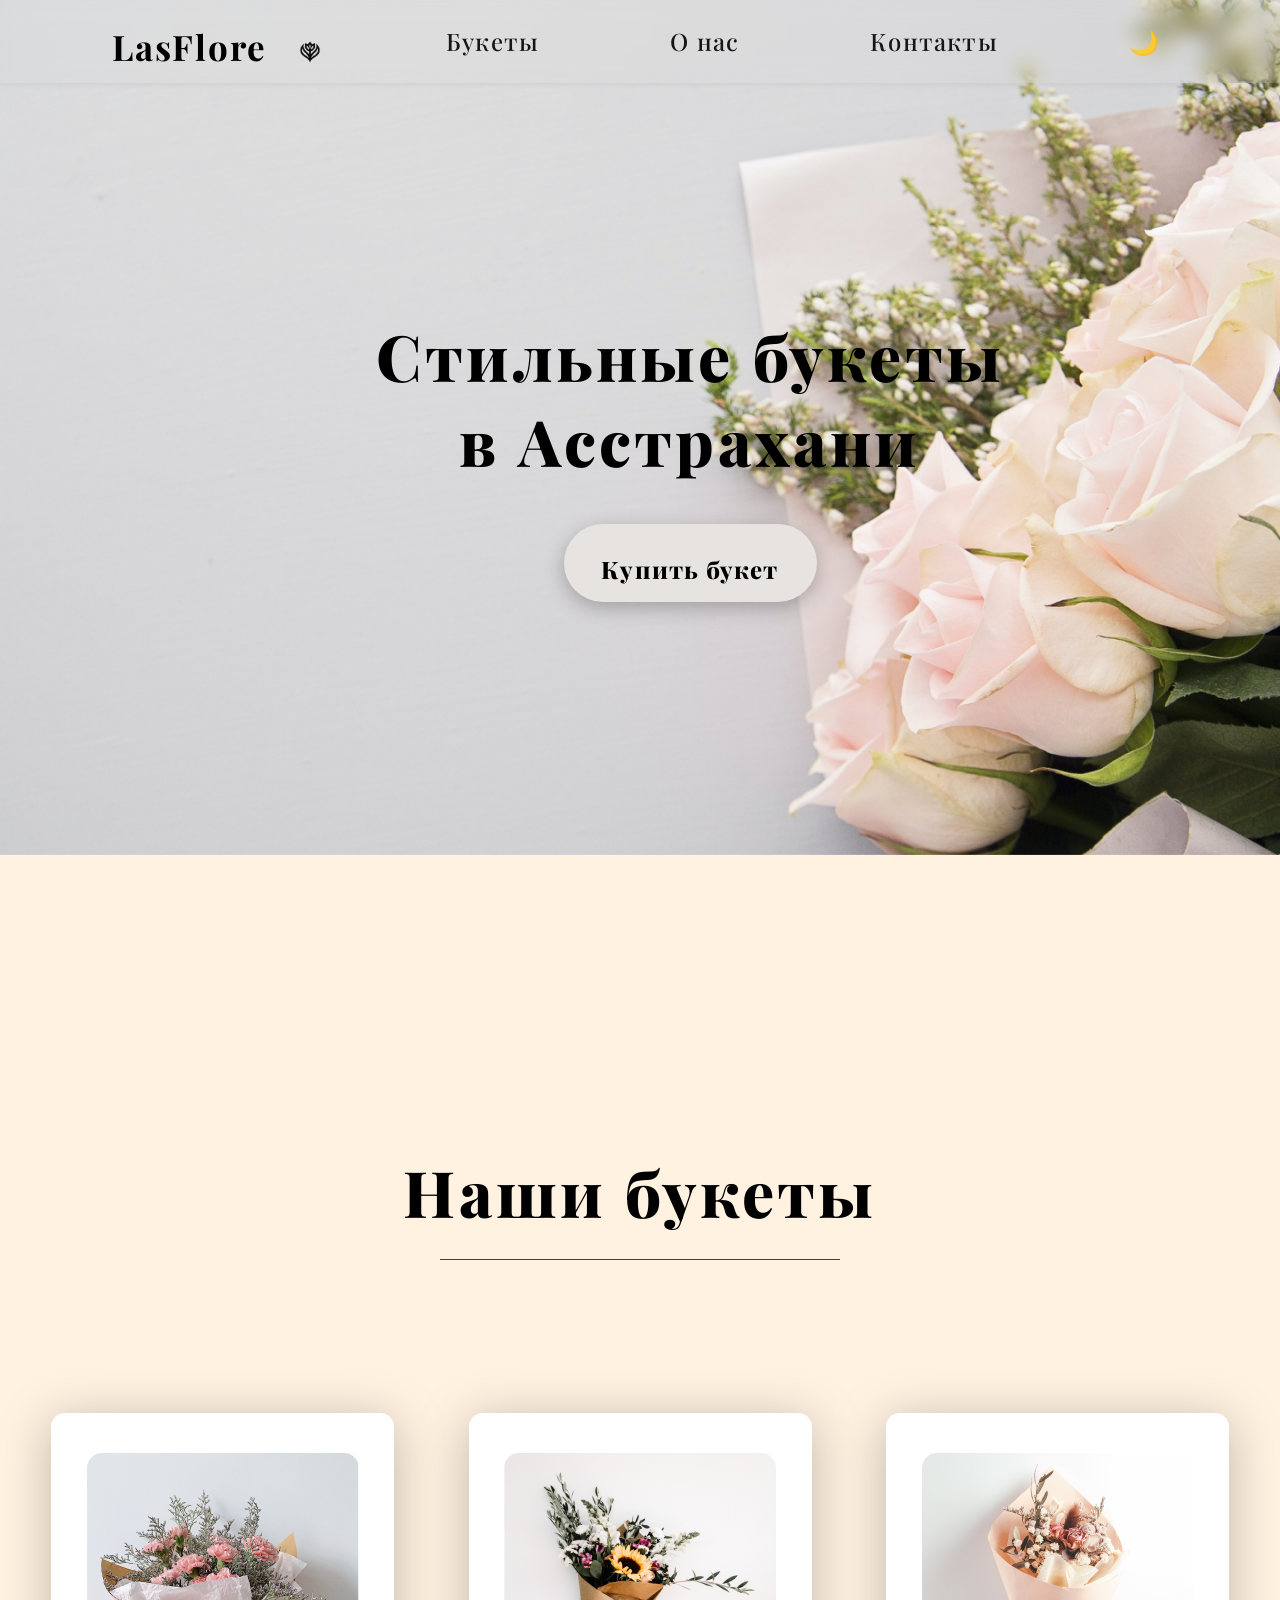
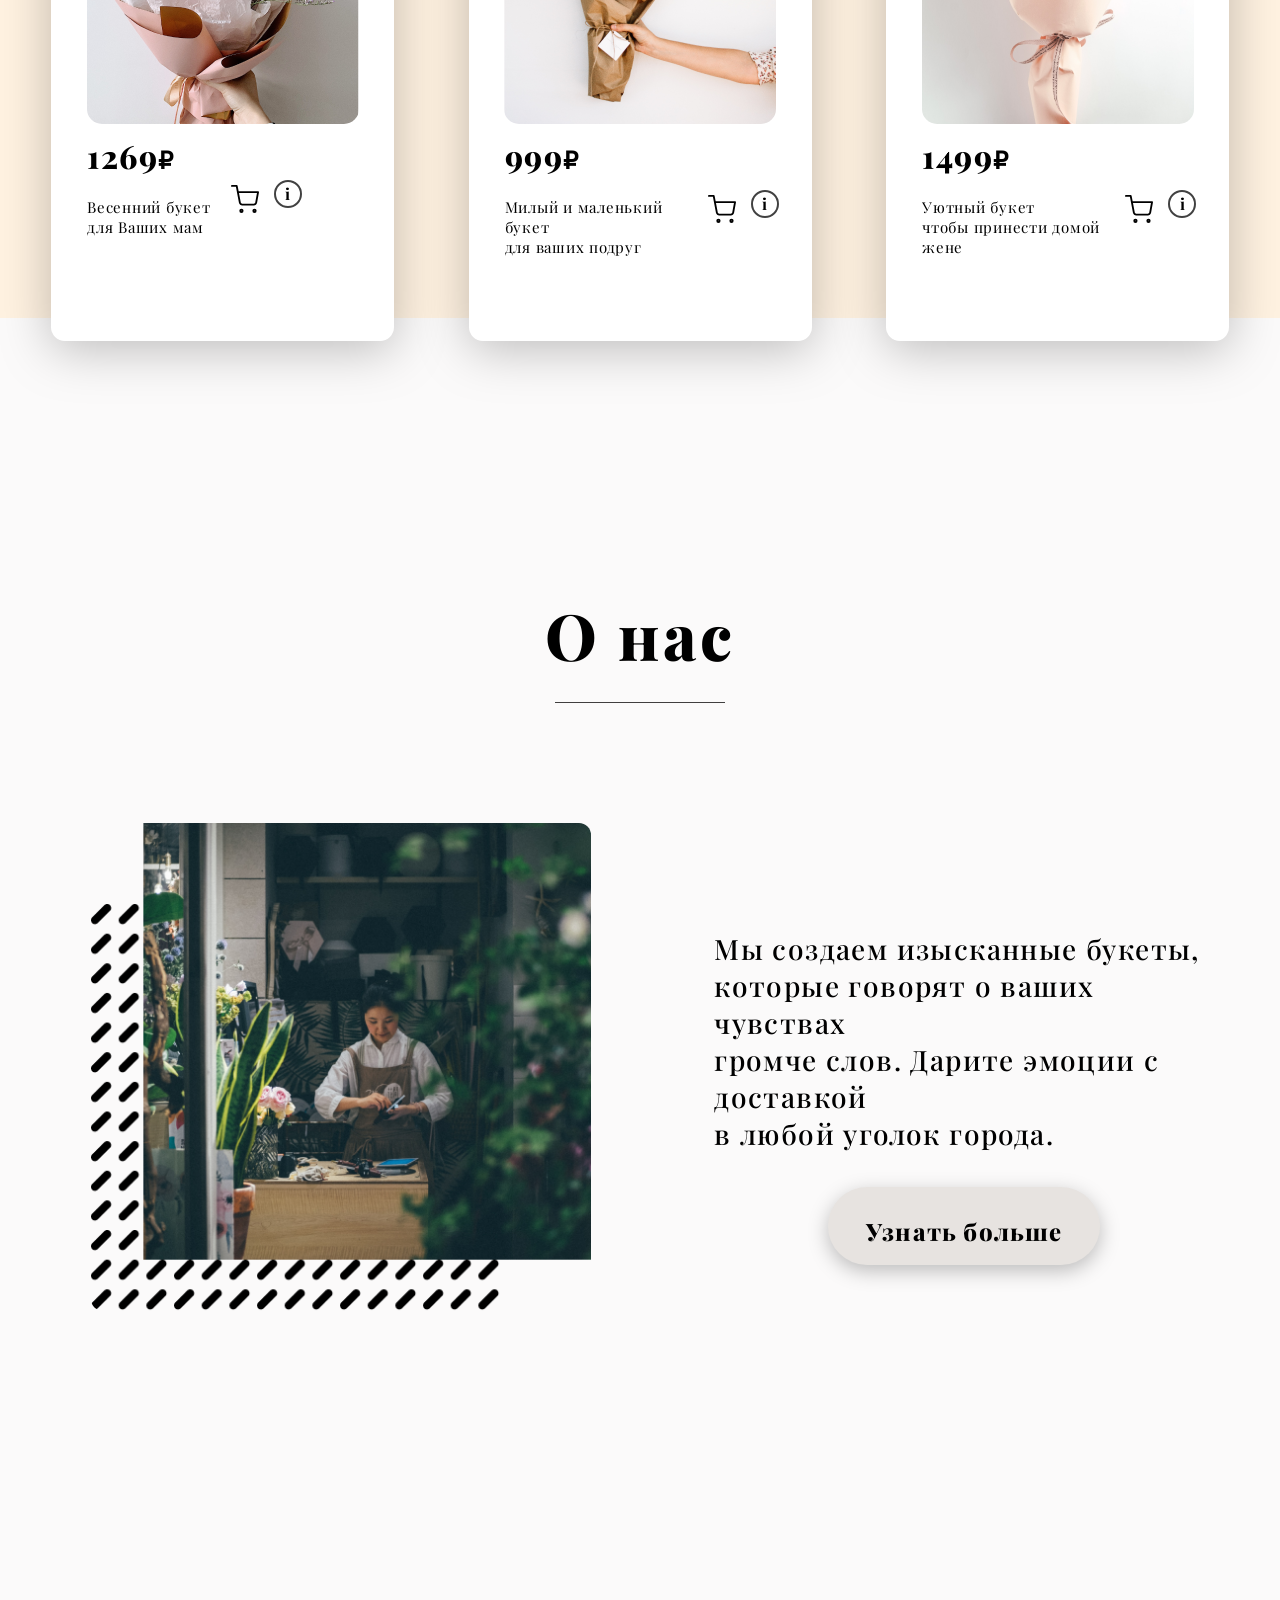
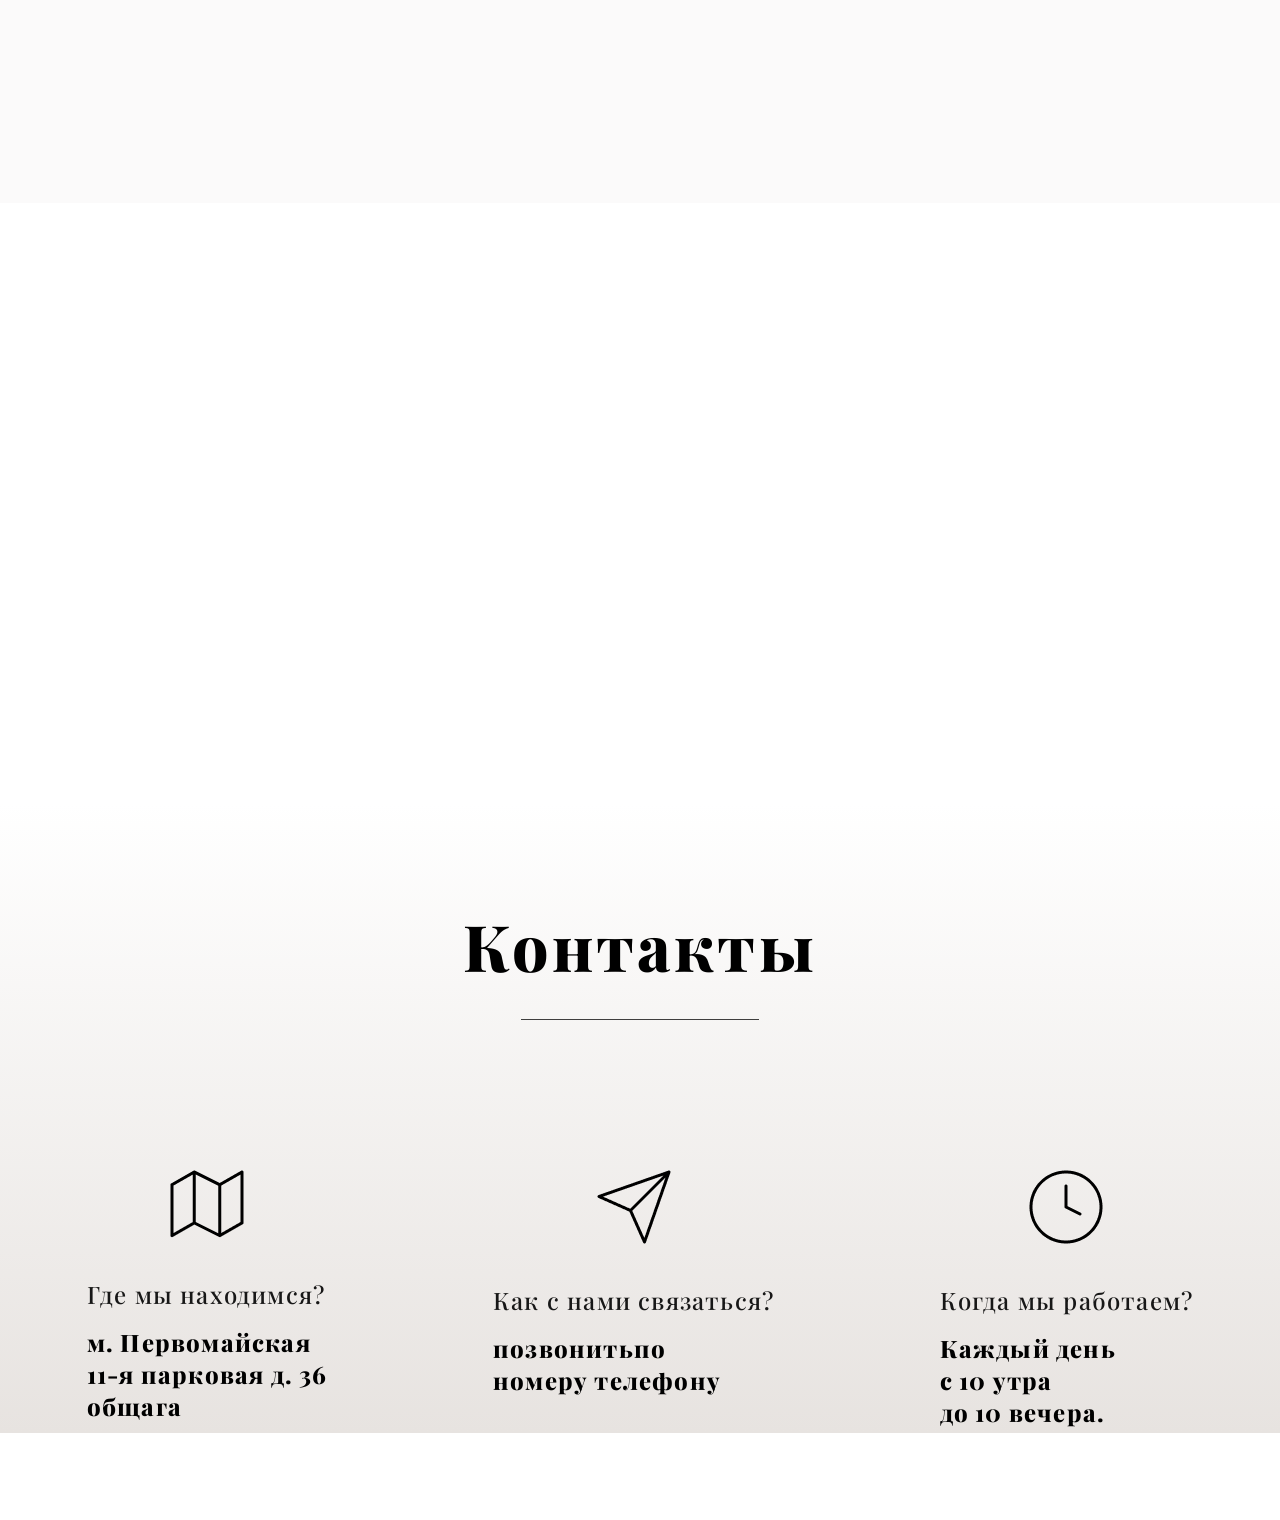
<file: index.html>
<!DOCTYPE html>
<html lang="ru">
<head>
    <meta charset="UTF-8">
    <meta http-equiv="X-UA-Compatible" content="IE=edge">
    <meta name="viewport" content="width=device-width, initial-scale=1.0">
    <link href="https://cdn.jsdelivr.net/npm/bootstrap@5.1.3/dist/css/bootstrap.min.css" rel="stylesheet" integrity="sha384-1BmE4kWBq78iYhFldvKuhfTAU6auU8tT94WrHftjDbrCEXSU1oBoqyl2QvZ6jIW3" crossorigin="anonymous">
    <script src="https://cdn.jsdelivr.net/npm/@popperjs/core@2.10.2/dist/umd/popper.min.js" integrity="sha384-7+zCNj/IqJ95wo16oMtfsKbZ9ccEh31eOz1HGyDuCQ6wgnyJNSYdrPa03rtR1zdB" crossorigin="anonymous"></script>
    <script src="https://cdn.jsdelivr.net/npm/bootstrap@5.1.3/dist/js/bootstrap.min.js" integrity="sha384-QJHtvGhmr9XOIpI6YVutG+2QOK9T+ZnN4kzFN1RtK3zEFEIsxhlmWl5/YESvpZ13" crossorigin="anonymous"></script>
    <script src="https://code.jquery.com/jquery-3.6.0.js"></script>
    <link rel="preconnect" href="https://fonts.googleapis.com">
    <link rel="preconnect" href="https://fonts.gstatic.com" crossorigin>
    <link href="https://fonts.googleapis.com/css2?family=Playfair+Display:wght@400;500;600;700;800;900&display=swap" rel="stylesheet">
    <link href="https://unpkg.com/aos@2.3.1/dist/aos.css" rel="stylesheet">
    <script src="https://unpkg.com/aos@2.3.1/dist/aos.js"></script>
    <link rel="stylesheet" href="style.css">
    <title>LasFlore</title>
</head>
<body>
    <div class="hero">
          <nav class="navbar navbar-expand-lg navbar-light bg-light" id="navbar-id">
            <div class="container-fluid">
              <a class="navbar-brand" href="#">LasFlore &nbsp; <img src="img/logo.png" alt=""></a>
              <button class="navbar-toggler custom-toggler" type="button" data-bs-toggle="collapse" data-bs-target="#navbarNav" aria-controls="navbarNav" aria-expanded="false" aria-label="Toggle navigation">
                <span class="navbar-toggler-icon"></span>
              </button>
              <div class="collapse navbar-collapse" id="navbarNav">
                <ul class="navbar-nav ms-auto">
                    <li class="nav-item">
                        <a class="nav-link bouqets-link" aria-current="page" href="#our-anchor">Букеты</a>
                        <div class="nav-line line-one"></div>
                    </li>
                    <li class="nav-item">
                        <a class="nav-link" href="#about-anchor">О нас</a>
                        <div class="nav-line line-two"></div>
                    </li>
                    <li class="nav-item">
                        <a class="nav-link" href="#contacts-anchor">Контакты</a>
                        <div class="nav-line line-three"></div>
                    </li>
                    <li class="nav-item">
                        <button class="nav-link theme-toggle" id="themeToggle">
                            <span class="theme-icon">🌙</span>
                        </button>
                        <div class="nav-line line-theme"></div>
                    </li>
                </ul>
              </div>
            </div>
          </nav>

          <p class="main-text">Стильные букеты<br>в Асcтрахани</p>
          <button class="buy-btn">Купить букет</button>
    </div>

    <section class="bouquets" id="our-anchor">
        <h2 class="visually-hidden">Наши букеты</h2>
        <p class="our-text">Наши букеты</p>
        <div class="our-line mx-auto"></div>

        <div class="bouqets mx-auto">
            <div class="first-bouqet" data-aos="zoom-in" data-aos-duration="1000" data-bouquet-id="1">
                <img class="mx-auto d-block" src="img/first-bouqet.png" alt="Весенний букет">
                <div class="first-main-bouqet">
                    <div class="first-bouqet-info">
                        <p class="first-bouqet-price">
                            1269<span class="price">₽</span>
                        </p>
                        <p class="first-bouqet-desc">
                            Весенний букет <br> 
                            для Ваших мам
                        </p>
                    </div>
                    <div class="bouquet-actions">
                        <img class="cart" src="img/cart.svg" alt="Добавить в корзину">
                        <button class="info-btn" data-bs-toggle="modal" data-bs-target="#bouquetModal" data-bouquet="1">i</button>
                    </div>
                </div>
            </div>

            <div class="second-bouqet" data-aos="zoom-in" data-aos-duration="1000" data-bouquet-id="2">
                <img src="img/second-bouqet.png" alt="Милый букет" class="mx-auto d-block">
                <div class="second-main-bouqet">
                    <div class="second-bouqet-info">
                        <p class="second-bouqet-price">
                            999<span class="price">₽</span>
                        </p>
                        <p class="second-bouqet-desc">
                            Милый и маленький букет <br> 
                            для ваших подруг
                        </p>
                    </div>
                    <div class="bouquet-actions">
                        <img src="img/cart.svg" alt="Добавить в корзину" class="cart">
                        <button class="info-btn" data-bs-toggle="modal" data-bs-target="#bouquetModal" data-bouquet="2">i</button>
                    </div>
                </div>
            </div>

            <div class="third-bouqet" data-aos="zoom-in" data-aos-duration="1000" data-bouquet-id="3">
                <img src="img/third-bouqet.png" alt="Уютный букет" class="mx-auto d-block">
                <div class="third-main-bouqet">
                    <div class="third-bouqet-info">
                        <p class="third-bouqet-price">
                            1499<span class="price">₽</span>
                        </p>
                        <p class="third-bouqet-desc">
                            Уютный букет <br> 
                            чтобы принести домой жене
                        </p>
                    </div>
                    <div class="bouquet-actions">
                        <img src="img/cart.svg" alt="Добавить в корзину" class="cart">
                        <button class="info-btn" data-bs-toggle="modal" data-bs-target="#bouquetModal" data-bouquet="3">i</button>
                    </div>
                </div>
            </div>
        </div>
    </section>

    <section class="about" id="about-anchor">
        <h2 class="visually-hidden">О нас</h2>
        <p class="about-main-text">О нас</p>
        <div class="about-line mx-auto"></div>

        <div class="about-main" data-aos="fade-up" data-aos-duration="1000">
            <div class="about-img-class">
                <img src="img/about.png" alt="О нас" class="about-img">
            </div>
            <div class="about-info">
                <p class="about-text">
                    Мы создаем изысканные букеты, <br>
                     которые говорят о ваших чувствах <br>
                      громче слов. Дарите эмоции с доставкой <br>
                       в любой уголок города.
                </p>
                <button class="more-btn d-block mx-auto" data-bs-toggle="modal" data-bs-target="#moreModal">Узнать больше</button>
            </div>
        </div>
    </section>

    <footer class="contacts" id="contacts-anchor">
        <h2 class="visually-hidden">Контакты</h2>
        <div class="contacts-main-text">
            <div class="point-wrapper"><span class="point"></span></div>
            <p>Контакты</p>
            <div class="point-wrapper"><span class="point"></span></div>
        </div>
        <div class="contacts-line mx-auto"></div>

        <div class="contacts-main">
            <div class="first-contact">
                <img class="d-block mx-auto" src="img/first-contact.png" alt="Местоположение">
                <p class="first-contact-text">Где мы находимся?</p>
                <p class="first-contact-info">
                    м. Первомайская<br>
                    11-я парковая д. 36<br>
                    общага
                </p>
            </div>

            <div class="second-contact">
                <img src="img/second-contact.png" alt="Контакты" class="d-block mx-auto">
                <p class="second-contact-text">Как с нами связаться?</p>
                <p class="second-contact-info">
                    позвонитьпо<br>
                    номеру телефону
                </p>
            </div>

            <div class="third-contact">
                <img src="img/third-contact.png" alt="Время работы" class="d-block mx-auto">
                <p class="third-contact-text">Когда мы работаем?</p>
                <p class="third-contact-info">
                    Каждый день <br>
                    с 10 утра <br>
                    до 10 вечера.
                </p>
            </div>
        </div>
    </footer>

    <!-- Модальное окно для подробной информации о букете -->
    <div class="modal fade" id="bouquetModal" tabindex="-1" aria-labelledby="bouquetModalLabel" aria-hidden="true">
        <div class="modal-dialog modal-lg modal-dialog-centered">
            <div class="modal-content">
                <div class="modal-header">
                    <h5 class="modal-title" id="bouquetModalLabel">Подробности букета</h5>
                    <button type="button" class="btn-close" data-bs-dismiss="modal" aria-label="Close"></button>
                </div>
                <div class="modal-body">
                    <div class="row">
                        <div class="col-md-6">
                            <img id="bouquetModalImage" src="img/first-bouqet.png" alt="Букет" class="img-fluid bouquet-modal-image">
                        </div>
                        <div class="col-md-6">
                            <h3 id="bouquetModalTitle" class="bouquet-title">Весенний букет</h3>
                            <p id="bouquetModalPrice" class="bouquet-price">1269₽</p>
                            <div class="bouquet-details">
                                <h5>Состав букета:</h5>
                                <ul id="bouquetModalComposition" class="bouquet-composition">
                                    <li>Тюльпаны</li>
                                    <li>Нарциссы</li>
                                    <li>Гипсофила</li>
                                </ul>
                            </div>
                            <div class="bouquet-description">
                                <h5>Описание:</h5>
                                <p id="bouquetModalDescription">Свежий весенний букет, который подарит радость и тепло вашим близким.</p>
                            </div>
                            <div class="bouquet-features">
                                <h5>Особенности:</h5>
                                <ul id="bouquetModalFeatures" class="bouquet-features-list">
                                    <li>Сезонные цветы</li>
                                    <li>Яркие цвета</li>
                                </ul>
                            </div>
                            <div class="bouquet-care">
                                <h5>Уход за букетом:</h5>
                                <p id="bouquetModalCare">Меняйте воду каждые 2 дня и подрезайте стебли.</p>
                            </div>
                        </div>
                    </div>
                </div>
                <div class="modal-footer">
                    <button type="button" class="btn btn-secondary" data-bs-dismiss="modal">Закрыть</button>
                    <button type="button" class="btn btn-primary add-to-cart-modal">Добавить в корзину</button>
                </div>
            </div>
        </div>
    </div>

    <!-- Модальное окно "Узнать больше" -->
    <div class="modal fade" id="moreModal" tabindex="-1" aria-labelledby="moreModalLabel" aria-hidden="true">
        <div class="modal-dialog modal-dialog-centered">
            <div class="modal-content">
                <div class="modal-header">
                    <h5 class="modal-title" id="moreModalLabel">Свяжитесь с нами</h5>
                    <button type="button" class="btn-close" data-bs-dismiss="modal" aria-label="Close"></button>
                </div>
                <div class="modal-body">
                    <p>LasFlore - это современная флористическая мастерская, где каждый букет создается 
                        с любовью и вниманием к деталям. Мы используем только свежие цветы от проверенных
                         поставщиков и создаем уникальные композиции для ваших особенных моментов.</p>
                    
                    <form id="contactForm">
                        <div class="mb-3">
                            <label for="email" class="form-label">Email</label>
                            <input type="email" class="form-control" id="email" placeholder="ваш@email.com">
                            <div class="error-message" id="emailError"></div>
                        </div>
                        <div class="mb-3">
                            <label for="phone" class="form-label">Телефон</label>
                            <input type="tel" class="form-control" id="phone" placeholder="+7 (000) 000-00-00">
                            <div class="error-message" id="phoneError"></div>
                        </div>
                        <div class="mb-3">
                            <label for="selection" class="form-label">Тип букета</label>
                            <select class="form-select" id="selection">
                            <option value="" selected disabled>Выберите вариант</option>
                            <option value="1">Романтический</option>
                            <option value="2">Праздничный</option>
                            <option value="3">Траурный</option>
                            <option value="4">Бизнес-букет</option>
                            </select>
                            <div class="error-message" id="selectionError"></div>
                        </div>
                    </form>
                </div>
                <div class="modal-footer">
                    <button type="button" class="btn btn-secondary" data-bs-dismiss="modal">Закрыть</button>
                    <button type="button" class="btn btn-primary" id="submitForm">Отправить</button>
                </div>
            </div>
        </div>
    </div>

    <script>
        AOS.init();
    </script>
    <script src="core.js"></script>
</body>
</html>
</file>
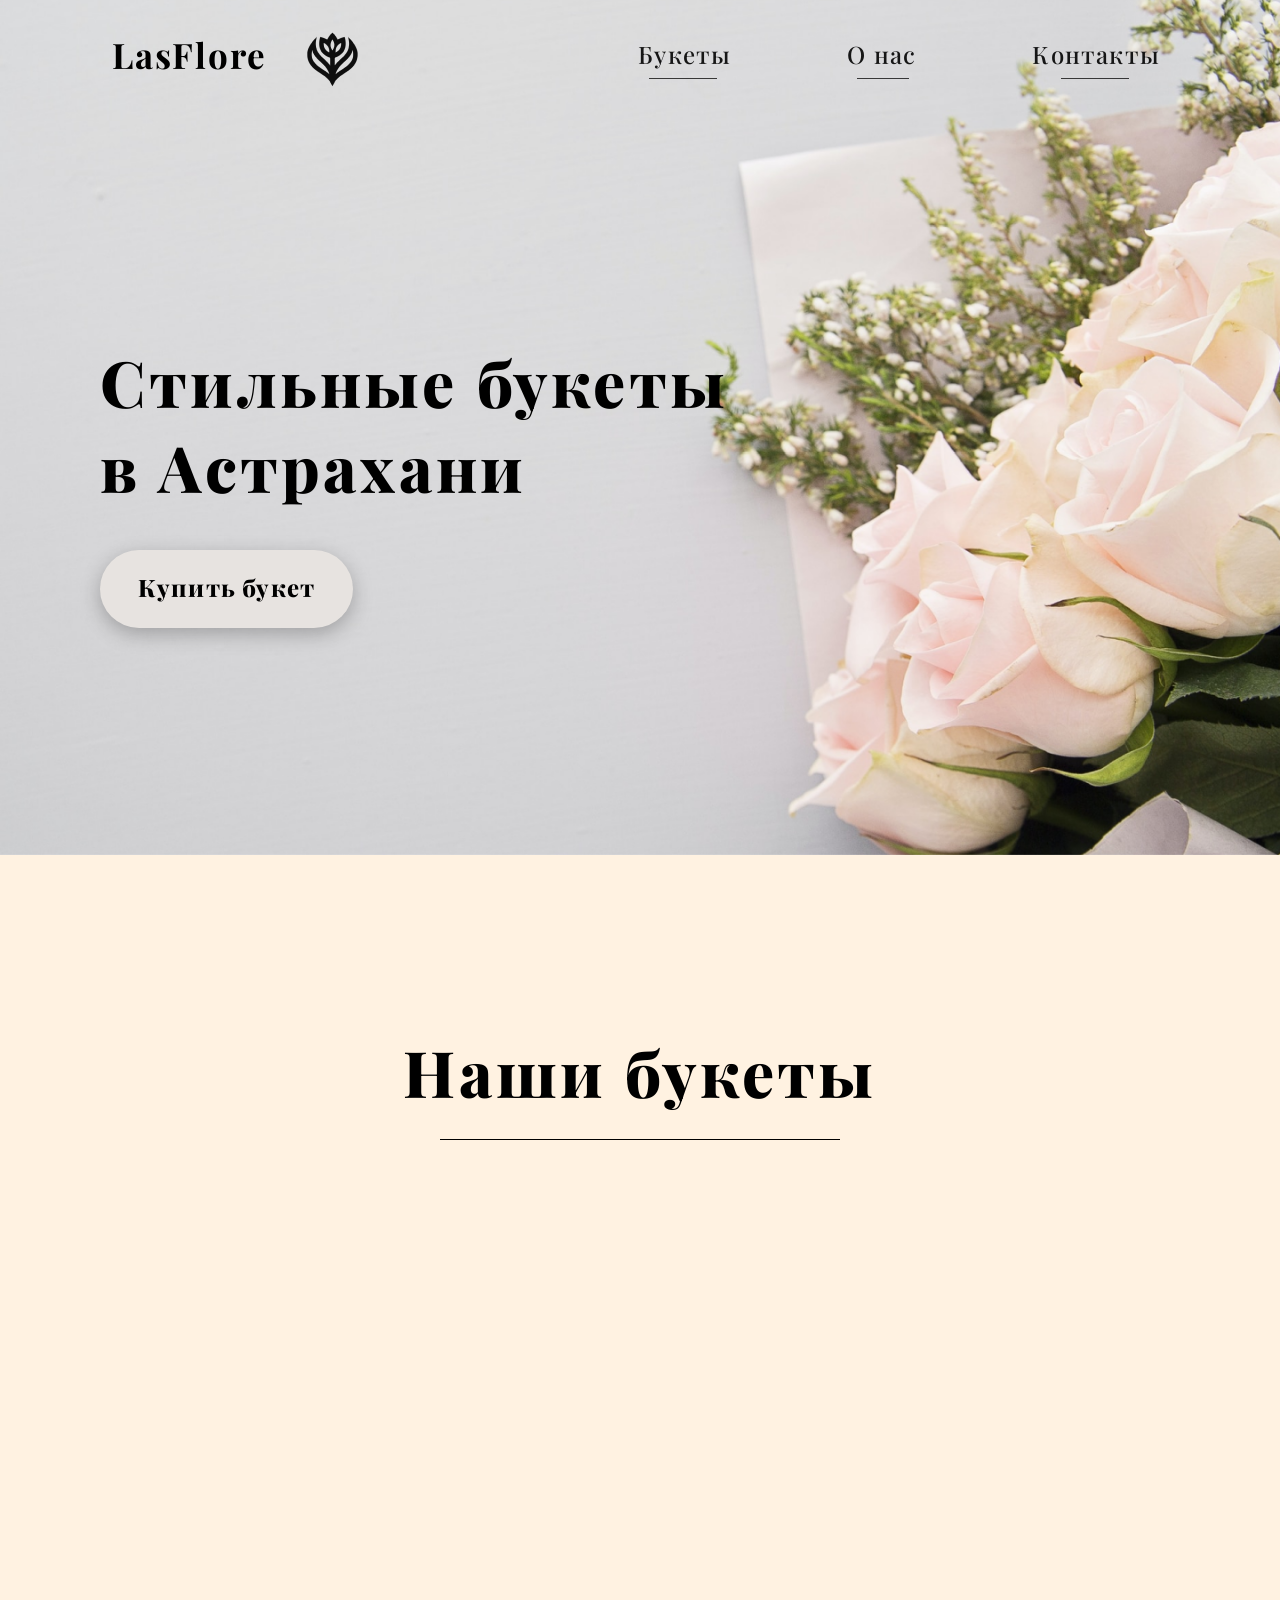
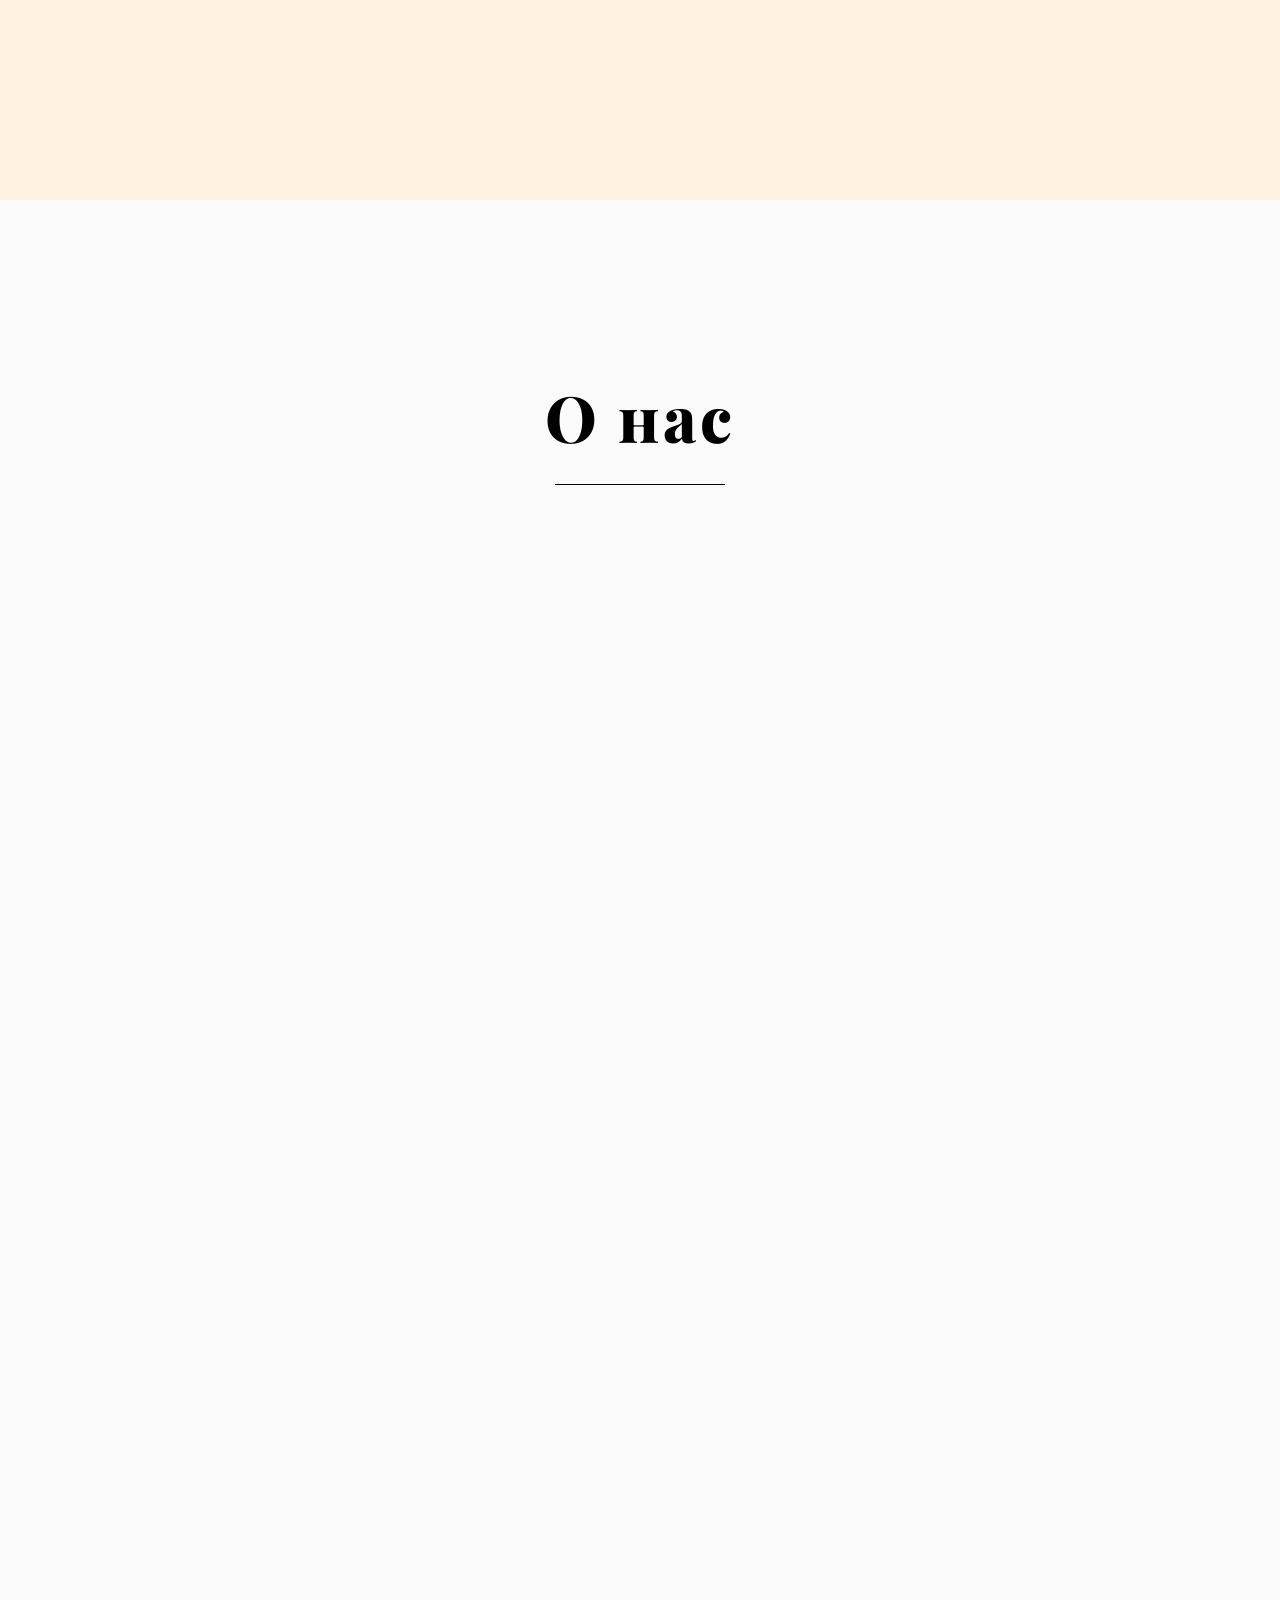
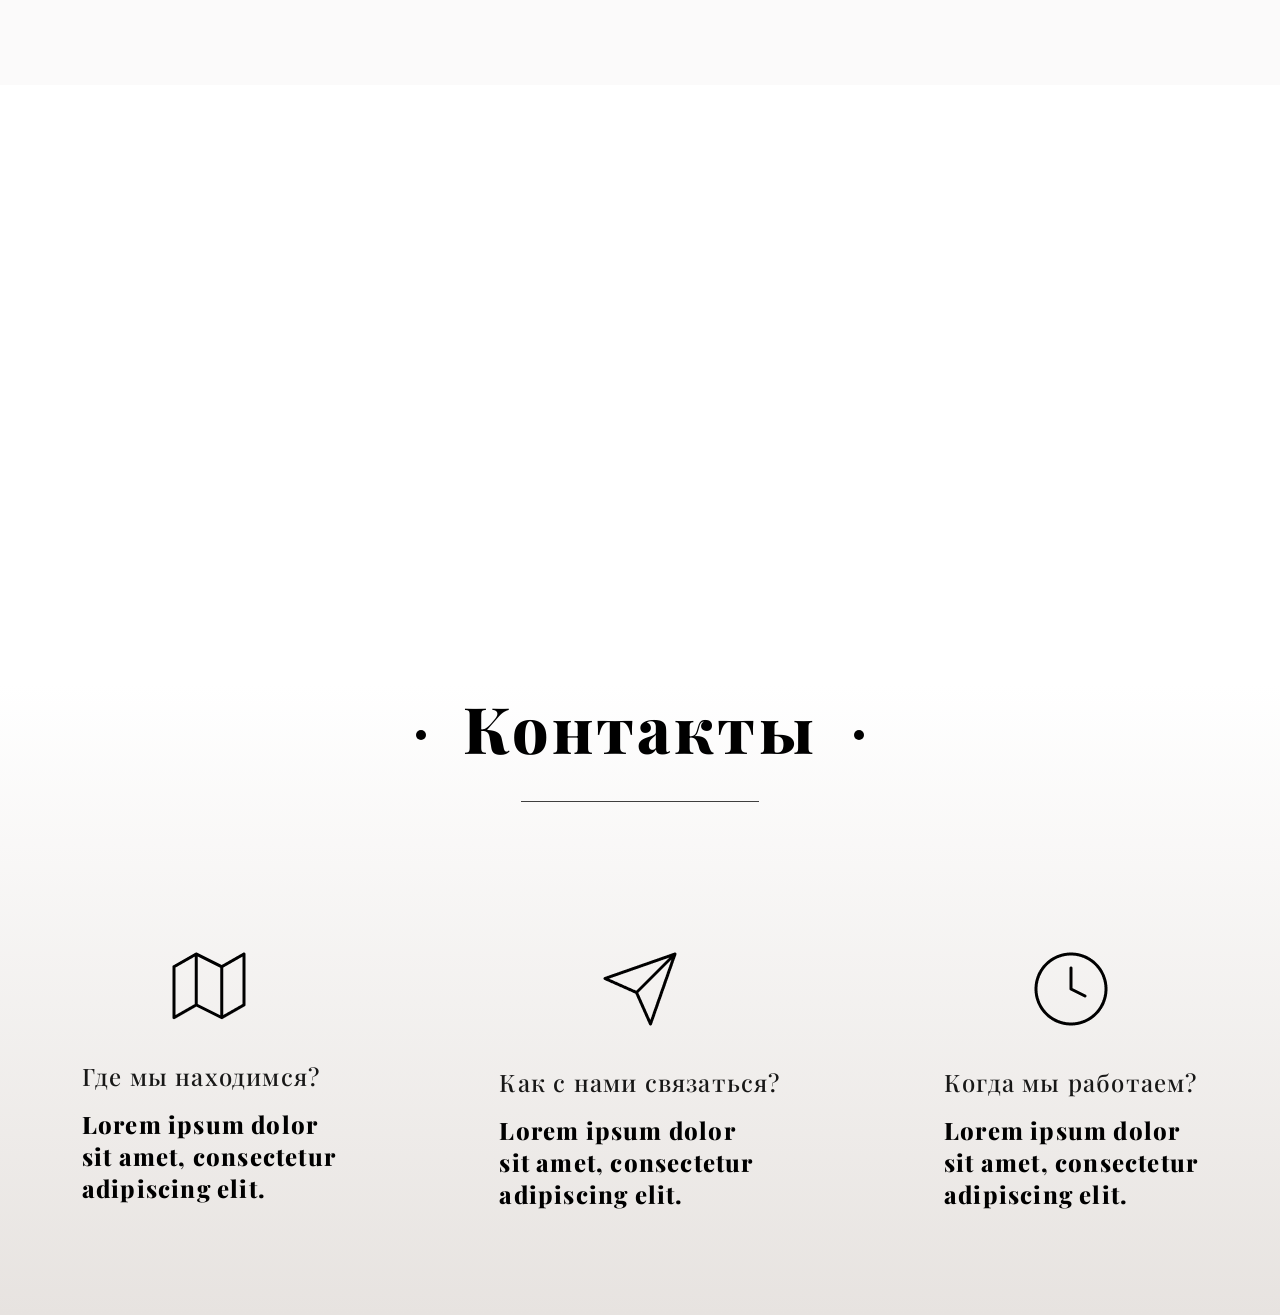
<file: src/index.html>
<!DOCTYPE html>
<html lang="en">
<head>
    <meta charset="UTF-8">
    <meta http-equiv="X-UA-Compatible" content="IE=edge">
    <meta name="viewport" content="width=device-width, initial-scale=1.0">
    <link href="https://cdn.jsdelivr.net/npm/bootstrap@5.1.3/dist/css/bootstrap.min.css" rel="stylesheet" integrity="sha384-1BmE4kWBq78iYhFldvKuhfTAU6auU8tT94WrHftjDbrCEXSU1oBoqyl2QvZ6jIW3" crossorigin="anonymous">
    <script src="https://cdn.jsdelivr.net/npm/@popperjs/core@2.10.2/dist/umd/popper.min.js" integrity="sha384-7+zCNj/IqJ95wo16oMtfsKbZ9ccEh31eOz1HGyDuCQ6wgnyJNSYdrPa03rtR1zdB" crossorigin="anonymous"></script>
    <script src="https://cdn.jsdelivr.net/npm/bootstrap@5.1.3/dist/js/bootstrap.min.js" integrity="sha384-QJHtvGhmr9XOIpI6YVutG+2QOK9T+ZnN4kzFN1RtK3zEFEIsxhlmWl5/YESvpZ13" crossorigin="anonymous"></script>
    <script src="https://code.jquery.com/jquery-3.6.0.js"></script>
    <link rel="preconnect" href="https://fonts.googleapis.com">
    <link rel="preconnect" href="https://fonts.gstatic.com" crossorigin>
    <link href="https://fonts.googleapis.com/css2?family=Playfair+Display:wght@400;500;600;700;800;900&display=swap" rel="stylesheet">
    <link href="https://unpkg.com/aos@2.3.1/dist/aos.css" rel="stylesheet">
    <script src="https://unpkg.com/aos@2.3.1/dist/aos.js"></script>
    <link rel="stylesheet" href="style.css">
    <title>LasFlore</title>
</head>
<body>
    <div class="main">
          <nav class="navbar navbar-expand-lg navbar-light bg-light" id="navbar-id">
            <div class="container-fluid">
              <a class="navbar-brand" href="#">LasFlore &nbsp; <img src="img/logo.png" alt=""></a>
              <button class="navbar-toggler custom-toggler" type="button" data-bs-toggle="collapse" data-bs-target="#navbarNav" aria-controls="navbarNav" aria-expanded="false" aria-label="Toggle navigation">
                <span class="navbar-toggler-icon"></span>
              </button>
              <div class="collapse navbar-collapse" id="navbarNav">
                <ul class="navbar-nav ms-auto">
                  <li class="nav-item">
                    <a class="nav-link bouqets-link" aria-current="page" href="#our-anchor">Букеты</a>
                        <div class="nav-line line-one"></div>
                  </li>
                  <li class="nav-item">
                    <a class="nav-link" href="#">О нас</a>
                        <div class="nav-line line-two"></div>
                  </li>
                  <li class="nav-item">
                    <a class="nav-link" href="#">Контакты</a>
                        <div class="nav-line line-three"></div>
                  </li>
                </ul>
              </div>
            </div>
          </nav>

          <p class="main-text">Стильные букеты<br>в Астрахани</p>
          <button class="buy-btn">Купить букет</button>
    </div>

    <div class="our" id="our-anchor">
        <p class="our-text">Наши букеты</p>
        <div class="our-line mx-auto"></div>

        <div class="bouqets mx-auto">
            <div class="first-bouqet" data-aos="zoom-in" data-aos-duration="1000">
                <img class="mx-auto d-block" src="img/first-bouqet.png" alt="">
                <div class="first-main-bouqet">
                    <div class="first-bouqet-info">
                        <p class="first-bouqet-price">
                            1269<span class="price">₽</span>
                        </p>
                        <p class="first-bouqet-desc">
                            Lorem ipsum dolor sit amet,<br> consectetur adipiscing elit.
                        </p>
                    </div>
                    <img class="cart" src="img/cart.svg" alt="">
                </div>
            </div>

            <div class="second-bouqet" data-aos="zoom-in" data-aos-duration="1000">
                <img src="img/second-bouqet.png" alt="" class="mx-auto d-block">
                <div class="second-main-bouqet">
                    <div class="second-bouqet-info">
                        <p class="second-bouqet-price">
                            999<span class="price">₽</span>
                        </p>
                        <p class="second-bouqet-desc">
                            Lorem ipsum dolor sit amet,<br> consectetur adipiscing elit.
                        </p>
                    </div>
                    <img src="img/cart.svg" alt="" class="cart">
                </div>
            </div>

            <div class="third-bouqet" data-aos="zoom-in" data-aos-duration="1000">
                <img src="img/third-bouqet.png" alt="" class="mx-auto d-block">
                <div class="third-main-bouqet">
                    <div class="third-bouqet-info">
                        <p class="third-bouqet-price">
                            1499<span class="price">₽</span>
                        </p>
                        <p class="third-bouqet-desc">
                            Lorem ipsum dolor sit amet,<br> consectetur adipiscing elit.
                        </p>
                    </div>
                    <img src="img/cart.svg" alt="" class="cart">
                </div>
            </div>
        </div>
    </div>

    <div class="about">
        <p class="about-main-text">О нас</p>
        <div class="about-line mx-auto"></div>

        <div class="about-main" data-aos="fade-up" data-aos-duration="1000">
            <div class="about-img-class">
                <img src="img/about.png" alt="" class="about-img">
            </div>
            <div class="about-info">
                <p class="about-text">
                    Lorem ipsum dolor sit amet,<br>
                    consectetur adipiscing elit. Consectetur<br>
                    orci, convallis et lacus. Ullamcorper sit<br>
                    massa ultricies aliquet nibh amet<br>
                    volutpat lacinia in. Erat feugiat<br>
                    tincidunt sed malesuada vivamus<br>
                    faucibus. Sit magna hendrerit aliquet<br>
                    eget nec id sagittis ultrices adipiscing.
                </p>
                <button class="more-btn d-block mx-auto">Узнать больше</button>
            </div>
        </div>
    </div>

    <div class="contacts">
        <div class="contacts-main-text">
            <span><div class="point"></div></span><p>Контакты</p><span><div class="point"></div></span>
        </div>
        <div class="contacts-line mx-auto"></div>

        <div class="contacts-main">
            <div class="first-contact">
                <img class="d-block mx-auto" src="img/first-contact.png" alt="">
                <p class="first-contact-text">Где мы находимся?</p>
                <p class="first-contact-info">
                    Lorem ipsum dolor<br>
                    sit amet, consectetur<br>
                    adipiscing elit.
                </p>
            </div>

            <div class="second-contact">
                <img src="img/second-contact.png" alt="" class="d-block mx-auto">
                <p class="second-contact-text">Как с нами связаться?</p>
                <p class="second-contact-info">
                    Lorem ipsum dolor<br>
                    sit amet, consectetur<br>
                    adipiscing elit.
                </p>
            </div>

            <div class="third-contact">
                <img src="img/third-contact.png" alt="" class="d-block mx-auto">
                <p class="third-contact-text">Когда мы работаем?</p>
                <p class="third-contact-info">
                    Lorem ipsum dolor<br>
                    sit amet, consectetur<br>
                    adipiscing elit.
                </p>
            </div>
        </div>
    </div>
    


    <script>
        AOS.init();
      </script>
</body>
<script src="core.js"></script>
</html>
</file>
<file: style.css>
* {
    box-sizing: border-box;
}
/* Базовые стили */
* {
  box-sizing: border-box;
  scroll-behavior: smooth;
}

body {
  margin: 0;
  font-family: 'Playfair Display', serif;
  background-color: #fff;
  color: #111;
  overflow-x: hidden;
}

/* Навигация */
.navbar {
  background-color: #ffffffee;
  backdrop-filter: blur(10px);
  box-shadow: 0 2px 5px rgba(0,0,0,0.05);
}
.navbar-brand img {
  height: 28px;
}
.nav-link {
  font-size: 18px;
  margin-left: 15px;
  color: #222 !important;
  transition: 0.3s;
}
.nav-link:hover {
  color: #000 !important;
}
.theme-toggle {
  background: none;
  border: none;
}

/* Hero */
.hero {
  height: 100vh;
  background: url('img/main-bg.png') center/cover no-repeat;
  text-align: center;
  color: #000;
}
.main-text {
  font-size: 3rem;
  font-weight: 800;
}
.buy-btn {
  background: #e7e3e0;
  border: none;
  border-radius: 100px;
  padding: 1rem 2rem;
  font-size: 1.2rem;
  font-weight: 700;
  transition: all 0.3s;
}
.buy-btn:hover {
  background: #000;
  color: #fff;
}

/* Секция Букеты */
.bouquets {
  padding: 120px 20px 80px;
  background-color: #fff2e1;
}
.our-text {
  font-size: 2.5rem;
  font-weight: 800;
}
.our-line {
  width: 200px;
  height: 2px;
  background: #000;
  margin: 0.5rem auto 3rem;
}
.bouqets {
  display: flex;
  flex-wrap: wrap;
  justify-content: center;
  gap: 2rem;
}
.bouqet-card {
  background: #fff;
  border-radius: 15px;
  box-shadow: 0 8px 25px rgba(0,0,0,0.15);
  width: 340px;
  overflow: hidden;
  transition: 0.3s;
}
.bouqet-card:hover {
  transform: translateY(-5px);
}
.bouqet-card img {
  width: 100%;
  height: auto;
  object-fit: cover;
}
.bouqet-info {
  padding: 20px;
  text-align: left;
}
.bouqet-price {
  font-size: 1.5rem;
  font-weight: 800;
}
.bouqet-desc {
  font-size: 1rem;
  color: #444;
  margin-bottom: 10px;
}
.bouquet-actions {
  display: flex;
  align-items: center;
  gap: 15px;
}
.cart {
  width: 28px;
  cursor: pointer;
  transition: 0.3s;
}
.cart:hover {
  transform: scale(1.2);
}
.info-btn {
  width: 30px;
  height: 30px;
  border-radius: 50%;
  border: 2px solid #000;
  background: transparent;
  cursor: pointer;
  font-weight: 700;
}
.info-btn:hover {
  background: #000;
  color: #fff;
}

/* О нас */
.about {
  padding: 100px 20px;
  background: #fbfafa;
}
.about-main {
  display: flex;
  flex-wrap: wrap;
  justify-content: center;
  align-items: center;
  gap: 2rem;
}
.about-img {
  max-width: 500px;
  width: 100%;
  height: auto;
  border-radius: 12px;
}
.about-info {
  max-width: 500px;
  text-align: center;
}
.more-btn {
  background: #e7e3e0;
  border: none;
  border-radius: 100px;
  padding: 1rem 2rem;
  font-weight: 700;
  transition: 0.3s;
}
.more-btn:hover {
  background: #000;
  color: #fff;
}

/* Контакты */
.contacts {
  background: linear-gradient(180deg, #e7e3e0 0%, #fff 100%);
  padding: 100px 20px;
}
.contacts-main {
  display: flex;
  flex-wrap: wrap;
  justify-content: center;
  gap: 2rem;
  margin-top: 2rem;
}
.contact {
  max-width: 300px;
}
.contact img {
  width: 80px;
  height: auto;
  margin-bottom: 15px;
}
.contact p {
  font-size: 1.1rem;
}

/* Модалки */
.bouquet-modal-image {
  width: 100%;
  height: auto;
  object-fit: cover;
}

/* --- Адаптивность --- */
@media (max-width: 992px) {
  .main-text { font-size: 2.5rem; }
  .bouqet-card { width: 80%; }
  .about-main { flex-direction: column; }
}
@media (max-width: 768px) {
  .navbar-brand { font-size: 22px; }
  .main-text { font-size: 2rem; }
  .buy-btn { font-size: 1rem; }
  .bouqet-card { width: 95%; }
}
@media (max-width: 480px) {
  .main-text { font-size: 1.7rem; }
  .bouquets, .about, .contacts { padding: 80px 15px; }
  .bouqet-card { width: 100%; }
}

:root {
  /* Светлая тема */
  --bg-primary: #ffffff;
  --bg-secondary: #FBFAFA;
  --bg-accent: #FFF2E1;
  --bg-hero: url('img/main-bg.png');
  --text-primary: #000000;
  --text-secondary: rgba(0, 0, 0, 0.9);
  --card-bg: #FFFFFF;
  --shadow-color: rgba(0, 0, 0, 0.25);
  --button-bg: #E7E3E0;
  --button-hover-bg: #000000;
  --button-hover-color: #E7E3E0;
  --border-color: #000000be;
  --modal-bg: #ffffff;
  --modal-header-bg: #FFF2E1;
  --input-bg: #ffffff;
  --input-border: #e7e3e0;
  --contact-gradient: linear-gradient(180deg, rgba(231, 227, 224, 0) 0%, #E7E3E0 100%);
}

/* Темная тема */
[data-theme="dark"] {
  --bg-primary: #1a1a1a;
  --bg-secondary: #2d2d2d;
  --bg-accent: #3a3a3a;
  --bg-hero: linear-gradient(rgba(0, 0, 0, 0.7), rgba(0, 0, 0, 0.7)), url('img/main-bg.png');
  --text-primary: #ffffff;
  --text-secondary: rgba(255, 255, 255, 0.95);
  --card-bg: #2d2d2d;
  --shadow-color: rgba(0, 0, 0, 0.5);
  --button-bg: #4a4a4a;
  --button-hover-bg: #ffffff;
  --button-hover-color: #1a1a1a;
  --border-color: rgba(255, 255, 255, 0.8);
  --modal-bg: #2d2d2d;
  --modal-header-bg: #3a3a3a;
  --input-bg: #3a3a3a;
  --input-border: #4a4a4a;
  --contact-gradient: linear-gradient(180deg, rgba(42, 42, 42, 0) 0%, #2a2a2a 100%);
}

html,
body {
    overflow-x: hidden;
    background-color: var(--bg-primary);
    color: var(--text-primary);
    transition: background-color 0.3s ease, color 0.3s ease;
}

.hero {
    width: 100%;
    height: 95vh;
    background: var(--bg-hero);
    background-position: center;
    background-size: cover;
    background-repeat: no-repeat;
}

.navbar {
    background: transparent !important;
}

.navbar-brand {
    font-family: 'Playfair Display', sans-serif;
    font-weight: 700;
    font-size: 35px;
    line-height: 47px;
    letter-spacing: 0.05em;
    color: var(--text-primary) !important;
    margin-left: 100px;
    margin-top: 10px;
    transition: color 0.3s ease;
}

.navbar-nav {
    margin-right: 200px;
}

.nav-item {
    margin-right: 100px;
    display: flex;
    flex-direction: column;
    justify-content: center;
    align-items: center;
}

.nav-link {
    font-family: 'Playfair Display';
    font-weight: 500;
    font-size: 24px;
    line-height: 32px;
    letter-spacing: 0.05em;
    color: var(--text-secondary) !important;
    transition: color 0.3s ease, transform 0.3s ease;
}

.nav-line {
    width: 68px;
    height: 1.5px;
    background-color: var(--border-color);
    margin-right: 3px;
    transition: background-color 0.3s ease, transform 0.3s ease;
}

.line-two {
    width: 52px !important;
    margin-right: 0px !important;
    margin-left: 2px;
}

.main-text {
    font-family: 'Playfair Display';
    font-weight: 800;
    font-size: 64px;
    line-height: 85px;
    letter-spacing: 0.05em;
    color: var(--text-primary);
    margin-left: 100px;
    margin-top: 230px;
    transition: color 0.3s ease;
}

.buy-btn {
    width: 253px;
    height: 78px;
    background: var(--button-bg);
    box-shadow: 0px 6px 20px var(--shadow-color);
    border-radius: 100px;
    border: none;
    font-family: 'Playfair Display';
    font-weight: 800;
    font-size: 24px;
    line-height: 32px;
    letter-spacing: 0.05em;
    color: var(--text-primary);
    margin-left: 100px;
    margin-top: 25px;
    padding-bottom: 5px;
    position: relative;
    overflow: hidden;
}

.buy-btn:hover {
    background-color: var(--button-hover-bg);
    color: var(--button-hover-color);
}

@media (max-width: 1500px) {
    .navbar-nav {
        margin-right: 100px;
    }
}

@media (max-width: 1300px) {
    .navbar-nav {
        margin-right: 0;
    }
}

@media (max-width: 1097px) {
    .navbar-brand {
        margin-left: 50px;
    }

    .navbar-nav {
        margin-right: -50px;
    }
}

.custom-toggler.navbar-toggler {
    border-color: var(--text-primary) !important;
    border: 2px solid var(--text-primary) !important;
    margin-right: 70px;
    transition: border-color 0.3s ease;
}

.custom-toggler .navbar-toggler-icon {
    background-image: url("data:image/svg+xml;charset=utf8,%3Csvg viewBox='0 0 32 32' xmlns='http://www.w3.org/2000/svg'%3E%3Cpath stroke='%23000000' stroke-width='2' stroke-linecap='round' stroke-miterlimit='10' d='M4 8h24M4 16h24M4 24h24'/%3E%3C/svg%3E");
}

[data-theme="dark"] .custom-toggler .navbar-toggler-icon {
    background-image: url("data:image/svg+xml;charset=utf8,%3Csvg viewBox='0 0 32 32' xmlns='http://www.w3.org/2000/svg'%3E%3Cpath stroke='%23ffffff' stroke-width='2' stroke-linecap='round' stroke-miterlimit='10' d='M4 8h24M4 16h24M4 24h24'/%3E%3C/svg%3E");
}

@media (max-width: 992px) {
    .hero {
        height: 100vh;
    }

    .nav-item {
        margin-right: 0;
    }

    .line-two,
    .line-three {
        height: 2px;
    }

    .main-text {
        margin-left: 0;
        text-align: center;
        margin-top: 200px;
    }

    .buy-btn {
        display: block;
        margin-right: auto !important;
        margin-left: auto !important;
    }
}

@media (max-width: 620px) {
    .navbar-toggler {
        margin-top: 5px;
        margin-right: 20px !important;
    }

    .navbar-brand {
        margin-left: 20px;
    }

    .navbar-nav {
        margin-left: -20px !important;
    }
}

@media (max-width: 410px) {
    .navbar-toggler {
        margin-right: 10px !important;
    }

    .navbar-brand {
        margin-left: 0;
    }

    .navbar-brand img {
        margin-left: -30px;
    }
}

@media (max-width: 374px) {
    .main-text {
        font-size: 56px;
    }
}

@media (max-width: 334px) {
    .navbar-brand {
        display: block;
        margin-right: auto !important;
        margin-left: auto !important;
    }
}

.hero {
    -webkit-animation-name: fadeIn;
    animation-name: fadeIn;
    -webkit-animation-duration: 1s;
    animation-duration: 1s;
    -webkit-animation-fill-mode: both;
    animation-fill-mode: both;
}

@-webkit-keyframes fadeIn {
    0% {opacity: 0;}
    100% {opacity: 1;}
}

@keyframes fadeIn {
    0% {opacity: 0;}
    100% {opacity: 1;}
}



@-webkit-keyframes zoomIn {
    0% {
        opacity: 0;
        -webkit-transform: scale3d(.2, .2, .2);
        transform: scale3d(.2, .2, .2);
    }
    50% {
        opacity: 1;
    }
}

@keyframes zoomIn {
    0% {
        opacity: 0;
        -webkit-transform: scale3d(.2, .2, .2);
        transform: scale3d(.2, .2, .2);
    }
    50% {
        opacity: 1;
    }
}

.main-text {
    -webkit-animation-name: slideInLeft;
    animation-name: slideInLeft;
    -webkit-animation-duration: 1.5s;
    animation-duration: 1.5s;
    -webkit-animation-fill-mode: both;
    animation-fill-mode: both;
}

@-webkit-keyframes slideInLeft {
    0% {
        -webkit-transform: translateX(-100%);
        transform: translateX(-100%);
        visibility: visible;
    }
    100% {
        -webkit-transform: translateX(0);
        transform: translateX(0);
    }
}

@keyframes slideInLeft {
    0% {
        -webkit-transform: translateX(-100%);
        transform: translateX(-100%);
        visibility: visible;
    }
    100% {
        -webkit-transform: translateX(0);
        transform: translateX(0);
    }
}

.navbar {
    -webkit-animation-name: slideInDown;
    animation-name: slideInDown;
    -webkit-animation-duration: 1.5s;
    animation-duration: 1.5s;
    -webkit-animation-fill-mode: both;
    animation-fill-mode: both;
}

@-webkit-keyframes slideInDown {
    0% {
        -webkit-transform: translateY(-100%);
        transform: translateY(-100%);
        visibility: visible;
    }
    100% {
        -webkit-transform: translateY(0);
        transform: translateY(0);
    }
}

@keyframes slideInDown {
    0% {
        -webkit-transform: translateY(-100%);
        transform: translateY(-100%);
        visibility: visible;
    }
    100% {
        -webkit-transform: translateY(0);
        transform: translateY(0);
    }
}

.our {
    width: 100%;
    height: 105vh;
    background-color: var(--bg-accent);
    transition: background-color 0.3s ease;
}

.our-text {
    font-family: 'Playfair Display';
    font-weight: 800;
    font-size: 64px;
    line-height: 85px;
    letter-spacing: 0.05em;
    color: var(--text-primary);
    padding-top: 174px;
    text-align: center;
    transition: color 0.3s ease;
}

.our-line {
    width: 400px;
    height: 1px;
    background-color: var(--border-color);
    margin-top: 25px;
    transition: background-color 0.3s ease;
}

.bouqets {
    display: flex;
    flex-direction: row;
    width: 85%;
    height: 530px;
    padding-top: 105px;
    justify-content: space-evenly;
}

.first-bouqet,
.second-bouqet,
.third-bouqet {
    width: 343px;
    height: 528px;
    background: var(--card-bg);
    border-radius: 14px;
    filter: drop-shadow(0px 8px 25px var(--shadow-color));
    transition: all 0.3s ease;
    cursor: pointer;
}

.first-main-bouqet,
.second-main-bouqet,
.third-main-bouqet {
    display: flex;
    flex-direction: row;
    width: 274px;
    flex-direction: space-between !important;
    margin-left: 36px;
    margin-top: 10px;
}

.first-bouqet-price,
.second-bouqet-price,
.third-bouqet-price {
    font-family: 'Playfair Display';
    font-weight: 800;
    font-size: 32px;
    line-height: 43px;
    letter-spacing: 0.05em;
    color: var(--text-primary);
    transition: color 0.3s ease;
}

.price {
    font-weight: 800;
    font-size: 24px;
}

.first-bouqet-desc,
.second-bouqet-desc,
.third-bouqet-desc {
    font-family: 'Playfair Display';
    font-weight: 400;
    font-size: 15px;
    line-height: 20px;
    letter-spacing: 0.05em;
    color: var(--text-primary);
    transition: color 0.3s ease;
}

.cart {
    width: 28px;
    height: 28px;
    margin-top: 10px !important;
    border-radius: 0 !important;
    margin-left: 20px !important;
    cursor: pointer;
    transition: transform 0.3s ease, filter 0.3s ease;
}

.first-bouqet img,
.second-bouqet img,
.third-bouqet img {
    margin-top: 40px;
    border-radius: 15px;
}

@media (max-width: 1280px) {
    .bouqets {
        width: 95%;
        justify-content: space-between;
    }
}

@media (max-width: 1120px) {
    .bouqets {
        flex-direction: column;
    }

    .first-bouqet,
    .second-bouqet,
    .third-bouqet {
        margin-left: auto !important;
        margin-right: auto !important;
        margin-top: 75px;
    }

    .our {
        height: 250vh;
    }
}

@media (max-width: 432px) {
    .our-line {
        width: 80%;
    }
}

@media (max-width: 375px) {
    .first-bouqet,
    .second-bouqet,
    .third-bouqet {
        width: 320px;
    }

    .our {
        height: 260vh;
    }
}

@media (max-width: 337px) {
    .first-bouqet,
    .second-bouqet,
    .third-bouqet {
        width: 310px;
        margin-right: 7px !important;
    }
}

@media (max-width: 325px) {
    .first-bouqet,
    .second-bouqet,
    .third-bouqet {
        margin-right: 0 !important;
        margin-left: -1.5px !important;
    }
}

@media (max-width: 320px) {
    .first-bouqet,
    .second-bouqet,
    .third-bouqet {
        margin-right: 0 !important;
        margin-left: -3px !important;
    }
}

.about {
    width: 100%;
    height: 110vh;
    background-color: var(--bg-secondary);
    overflow: hidden !important;
    transition: background-color 0.3s ease;
}

.about-main-text {
    font-family: 'Playfair Display';
    font-weight: 800;
    font-size: 64px;
    line-height: 85px;
    letter-spacing: 0.05em;
    color: var(--text-primary);
    padding-top: 174px;
    text-align: center;
    transition: color 0.3s ease;
}

.about-line {
    width: 170px;
    height: 1px;
    background-color: var(--border-color);
    margin-top: 25px;
    transition: background-color 0.3s ease;
}

.about-main {
    display: flex;
    width: 90%;
    flex-direction: row;
    justify-content: space-evenly;
}

.about-img {
    margin-top: 120px;
    margin-left: 225px;
}

.about-text {
    font-family: 'Playfair Display';
    font-style: normal;
    font-weight: 500;
    font-size: 28px;
    line-height: 37px;
    letter-spacing: 0.05em;
    color: var(--text-primary);
    text-align: left;
    margin-top: 180px;
    transition: color 0.3s ease;
}

.more-btn {
    width: 272px;
    height: 78px;
    background: var(--button-bg);
    box-shadow: 0px 6px 20px var(--shadow-color);
    border-radius: 100px;
    border: none;
    margin-top: 35px;
    font-family: 'Playfair Display';
    font-weight: 800;
    font-size: 24px;
    line-height: 32px;
    letter-spacing: 0.05em;
    color: var(--text-primary);
    padding-bottom: 5px;
    transition: all 0.75s ease;
    position: relative;
    overflow: hidden;
}

.more-btn:hover {
    color: var(--button-hover-color);
    background-color: var(--button-hover-bg);
}

@media (max-width: 1600px) {
    .about-main {
        width: 90%;
        justify-content: space-between;
    }
}

@media (max-width: 1600px) {
    .about-main {
        width: 100%;
        justify-content: space-around;
    }
}

@media (max-width: 1345px) {
    .about-img-class {
        margin-left: -200px;
    }

    .about {
        height: 165vh;
    }
}

@media (max-width: 1165px) {
    .about-main {
        flex-direction: column;
    }

    .about-img-class {
        margin-left: auto !important;
        margin-right: auto !important;
    }

    .about-img {
        margin-left: 0;
    }

    .about-text {
        text-align: center;
        margin-top: 50px;
    }
}

@media (max-width: 545px) {
    .about-img {
        max-width: 100%;
        width: 90%;
        margin-left: 20px;
    }

    .about {
        height: 180vh;
    }
}

.contacts {
    width: 100%;
    height: 70vh;
    background: var(--contact-gradient);
    margin-top: 600px;
    transition: background 0.3s ease;
}

.point {
    width: 10px;
    height: 10px;
    border-radius: 100%;
    background-color: var(--border-color);
    transition: background-color 0.3s ease;
}

.contacts-main-text {
    display: flex;
    flex-direction: row;
    justify-content: center;
}

.contacts-main-text p {
    font-family: 'Playfair Display';
    font-weight: 800;
    font-size: 64px;
    line-height: 85px;
    letter-spacing: 0.05em;
    color: var(--text-primary);
    height: 100px;
    transition: color 0.3s ease;
}

.point {
    margin-top: 45px;
    margin-left: 37px;
    margin-right: 37px;
}

.contacts-line {
    width: 238px;
    height: 1.25px;
    background-color: var(--border-color);
    margin-right: 3px;
    transition: background-color 0.3s ease;
}

.contacts-main {
    width: 100%;
    height: 350px;
    display: flex;
    flex-direction: row;
    justify-content: space-around;
    margin-top: 150px;
}

.first-contact-text {
    margin-top: 40px;
    font-family: 'Playfair Display';
    font-weight: 500;
    font-size: 24px;
    line-height: 32px;
    letter-spacing: 0.05em;
    color: var(--text-secondary);
    transition: color 0.3s ease;
}

.first-contact-info {
    font-family: 'Playfair Display';
    font-weight: 800;
    font-size: 24px;
    line-height: 32px;
    letter-spacing: 0.05em;
    color: var(--text-primary);
    transition: color 0.3s ease;
}

.second-contact-text {
    margin-top: 40px;
    font-family: 'Playfair Display';
    font-weight: 500;
    font-size: 24px;
    line-height: 32px;
    letter-spacing: 0.05em;
    color: var(--text-secondary);
    transition: color 0.3s ease;
}

.second-contact-info {
    font-family: 'Playfair Display';
    font-weight: 800;
    font-size: 24px;
    line-height: 32px;
    letter-spacing: 0.05em;
    color: var(--text-primary);
    transition: color 0.3s ease;
}

.third-contact-text {
    margin-top: 40px;
    font-family: 'Playfair Display';
    font-weight: 500;
    font-size: 24px;
    line-height: 32px;
    letter-spacing: 0.05em;
    color: var(--text-secondary);
    transition: color 0.3s ease;
}

.third-contact-info {
    font-family: 'Playfair Display';
    font-weight: 800;
    font-size: 24px;
    line-height: 32px;
    letter-spacing: 0.05em;
    color: var(--text-primary);
    transition: color 0.3s ease;
}

@media (max-width: 955px) {
    .contacts-main {
        flex-direction: column;
    }

    .contacts {
        height: 210vh;
    }

    .first-contact-text,
    .first-contact-info,
    .second-contact-text,
    .second-contact-info,
    .third-contact-text,
    .third-contact-info {
        text-align: center;
    }

    .first-contact {
        margin-top: 500px;
    }

    .second-contact,
    .third-contact {
        margin-top: 75px;
    }
}

@media (max-width: 360px) {
    .contacts-main-text p {
        font-size: 56px;
    }
}

/* Стили для модального окна */
.modal-content {
  border-radius: 15px;
  border: none;
  background-color: var(--modal-bg);
  color: var(--text-primary);
  transition: all 0.3s ease;
}

.modal-header {
  border-bottom: 1px solid var(--border-color);
  background-color: var(--modal-header-bg);
  border-radius: 15px 15px 0 0;
  transition: all 0.3s ease;
}

.modal-title {
  font-family: 'Playfair Display';
  font-weight: 700;
  color: var(--text-primary);
  transition: color 0.3s ease;
}

.modal-body p {
  font-family: 'Playfair Display';
  margin-bottom: 20px;
  line-height: 1.5;
  color: var(--text-primary);
  transition: color 0.3s ease;
}

.form-control, .form-select {
  border: 1px solid var(--input-border);
  border-radius: 8px;
  padding: 10px;
  background-color: var(--input-bg);
  color: var(--text-primary);
  transition: all 0.3s ease;
}

.form-control:focus, .form-select:focus {
  border-color: var(--button-bg);
  box-shadow: 0 0 0 0.2rem rgba(231, 227, 224, 0.25);
  background-color: var(--input-bg);
  color: var(--text-primary);
}

.form-control::placeholder {
  color: var(--text-secondary);
  opacity: 0.7;
}

.btn-primary {
  background-color: var(--button-bg);
  border-color: var(--button-bg);
  color: var(--text-primary);
  font-weight: 500;
  transition: all 0.3s ease;
}

.btn-primary:hover {
  background-color: var(--button-hover-bg);
  border-color: var(--button-hover-bg);
  color: var(--button-hover-color);
}

.btn-secondary {
  background-color: #6c757d;
  border-color: #6c757d;
  transition: all 0.3s ease;
}

/* Стили для валидации */
.error-message {
  color: #dc3545;
  font-size: 0.875em;
  margin-top: 0.25rem;
  min-height: 1.2em;
}

/* Стили для переключателя темы */
.theme-toggle {
  background: none;
  border: none;
  cursor: pointer;
  font-size: 24px;
  padding: 8px 16px;
  transition: transform 0.3s ease;
}

.theme-toggle:hover {
  transform: scale(1.1);
}

.line-theme {
  width: 45px !important;
  transition: transform 0.3s ease;
}

.first-bouqet:hover, .second-bouqet:hover, .third-bouqet:hover {
  transform: translateY(-10px);
  box-shadow: 0 15px 30px var(--shadow-color);
}

.cart:hover {
  transform: scale(1.2);
  filter: brightness(0.8);
}

.nav-link:hover {
  transform: translateY(-2px);
}

.nav-line {
  transform: scaleX(0);
}

.nav-item:hover .nav-line {
  transform: scaleX(1);
}

/* Ripple эффект */
.ripple {
  position: absolute;
  border-radius: 50%;
  background-color: rgba(255, 255, 255, 0.7);
  transform: scale(0);
  animation: ripple-animation 0.6s linear;
}

@keyframes ripple-animation {
  to {
    transform: scale(4);
    opacity: 0;
  }
}

/* Пульсация для кнопки покупки */
@keyframes pulse {
  0% {
    box-shadow: 0 0 0 0 rgba(231, 227, 224, 0.7);
  }
  70% {
    box-shadow: 0 0 0 10px rgba(231, 227, 224, 0);
  }
  100% {
    box-shadow: 0 0 0 0 rgba(231, 227, 224, 0);
  }
}

.buy-btn {
  animation: pulse 2s infinite;
}

.buy-btn:hover {
  animation: none;
}

/* Стили для валидации форм */
.form-control.has-value, .form-select.has-value {
  border-color: #28a745;
}

.form-control.invalid, .form-select.invalid {
  border-color: #dc3545;
}

.form-control.valid, .form-select.valid {
  border-color: #28a745;
}

.mb-3.focused label {
  color: var(--button-bg);
  transform: translateY(-5px);
  font-size: 0.8em;
  transition: all 0.3s ease;
}

/* Адаптивность для темы */
@media (max-width: 992px) {
  .theme-toggle {
    margin-top: 10px;
    justify-content: center;
  }
}

[data-theme="dark"] .first-bouqet,
[data-theme="dark"] .second-bouqet,
[data-theme="dark"] .third-bouqet {
  border: 1px solid rgba(255, 255, 255, 0.1);
}

[data-theme="dark"] .form-control,
[data-theme="dark"] .form-select {
  color: var(--text-primary);
}

[data-theme="dark"] .form-control:focus,
[data-theme="dark"] .form-select:focus {
  box-shadow: 0 0 0 0.2rem rgba(74, 74, 74, 0.25);
}

[data-theme="dark"] .modal-body {
  background-color: var(--modal-bg);
}

[data-theme="dark"] .btn-close {
  filter: invert(1);
}
/* Добавьте эти стили в конец файла style.css */

/* Стили для кнопки информации о букете */
.bouquet-actions {
    display: flex;
    align-items: center;
    gap: 15px;
}

.info-btn {
    width: 28px;
    height: 28px;
    border-radius: 50%;
    border: 2px solid var(--border-color);
    background: transparent;
    color: var(--text-primary);
    font-family: 'Playfair Display';
    font-weight: 700;
    font-size: 16px;
    cursor: pointer;
    display: flex;
    align-items: center;
    justify-content: center;
    transition: all 0.3s ease;
}

.info-btn:hover {
    background: var(--button-bg);
    transform: scale(1.1);
}

/* Стили для модального окна букета */
.bouquet-modal-image {
    border-radius: 15px;
    width: 100%;
    height: 400px;
    object-fit: cover;
    box-shadow: 0 8px 25px var(--shadow-color);
}

.bouquet-title {
    font-family: 'Playfair Display';
    font-weight: 700;
    font-size: 28px;
    color: var(--text-primary);
    margin-bottom: 10px;
}

.bouquet-price {
    font-family: 'Playfair Display';
    font-weight: 800;
    font-size: 32px;
    color: var(--text-primary);
    margin-bottom: 20px;
}

.bouquet-details,
.bouquet-description,
.bouquet-features,
.bouquet-care {
    margin-bottom: 20px;
}

.bouquet-details h5,
.bouquet-description h5,
.bouquet-features h5,
.bouquet-care h5 {
    font-family: 'Playfair Display';
    font-weight: 600;
    color: var(--text-primary);
    margin-bottom: 10px;
    font-size: 18px;
}

.bouquet-composition,
.bouquet-features-list {
    list-style: none;
    padding-left: 0;
}

.bouquet-composition li,
.bouquet-features-list li {
    font-family: 'Playfair Display';
    color: var(--text-primary);
    margin-bottom: 8px;
    padding-left: 20px;
    position: relative;
}

.bouquet-composition li:before,
.bouquet-features-list li:before {
    content: "•";
    color: var(--button-bg);
    font-size: 20px;
    position: absolute;
    left: 0;
    top: -2px;
}

.bouquet-description p,
.bouquet-care p {
    font-family: 'Playfair Display';
    color: var(--text-primary);
    line-height: 1.6;
    font-size: 16px;
}

.add-to-cart-modal {
    background: var(--button-bg);
    border-color: var(--button-bg);
    color: var(--text-primary);
    font-family: 'Playfair Display';
    font-weight: 600;
    padding: 12px 30px;
    transition: all 0.3s ease;
}

.add-to-cart-modal:hover {
    background: var(--button-hover-bg);
    color: var(--button-hover-color);
    transform: translateY(-2px);
}

/* Адаптивность для модального окна букета */
@media (max-width: 768px) {
    .bouquet-modal-image {
        height: 300px;
        margin-bottom: 20px;
    }
    
    .bouquet-title {
        font-size: 24px;
    }
    
    .bouquet-price {
        font-size: 28px;
    }
}

/* Анимация появления модального окна */
.modal-content {
    animation: modalAppear 0.3s ease-out;
}

@keyframes modalAppear {
    from {
        opacity: 0;
        transform: translateY(-50px) scale(0.9);
    }
    to {
        opacity: 1;
        transform: translateY(0) scale(1);
    }
}

/* Улучшенные стили для карточек букетов */
.first-bouqet,
.second-bouqet,
.third-bouqet {
    transition: all 0.3s ease;
    cursor: pointer;
    position: relative;
    overflow: hidden;
}

.first-bouqet:hover,
.second-bouqet:hover,
.third-bouqet:hover {
    transform: translateY(-10px);
    box-shadow: 0 15px 30px var(--shadow-color);
}

.first-bouqet:hover::before,
.second-bouqet:hover::before,
.third-bouqet:hover::before {
    content: '';
    position: absolute;
    top: 0;
    left: 0;
    right: 0;
    bottom: 0;
    background: linear-gradient(135deg, rgba(255,255,255,0.1) 0%, rgba(255,255,255,0) 100%);
    z-index: 1;
}

/* Стили для иконки корзины в модальном окне */
.cart {
    transition: all 0.3s ease;
    cursor: pointer;
}

.cart:hover {
    transform: scale(1.2);
    filter: brightness(0.8);
}
</file>
<file: src/style.css>
* {
    box-sizing: border-box;
}

html,
body {
    overflow-x: hidden;
}

.main {
    width: 100%;
    height: 95vh;
    background: url(img/main-bg.png);
    background-position: center;
    background-size: cover;
    background-repeat: no-repeat;
    
}

.navbar {
    background: transparent !important;
}

.navbar-brand {
    font-family: 'Playfair Display', sans-serif;
    font-weight: 700;
    font-size: 35px;
    line-height: 47px;
    letter-spacing: 0.05em;
    color: #000000;
    margin-left: 100px;
    margin-top: 10px;
}

.navbar-nav {
    margin-right: 200px;
}

.nav-item {
    margin-right: 100px;
    display: flex;
    flex-direction: column;
    justify-content: center;
    align-items: center;
}

.nav-link {
    font-family: 'Playfair Display';
    font-weight: 500;
    font-size: 24px;
    line-height: 32px;
    letter-spacing: 0.05em;
    color: rgba(0, 0, 0, 0.9) !important;
}

.nav-line {
    width: 68px;
    height: 1.5px;
    background-color: #000000be;
    margin-right: 3px;
}

.line-two {
    width: 52px !important;
    margin-right: 0px !important;
    margin-left: 2px;
}

.main-text {
    font-family: 'Playfair Display';
    font-weight: 800;
    font-size: 64px;
    line-height: 85px;
    letter-spacing: 0.05em;
    color: #000000;
    margin-left: 100px;
    margin-top: 230px;
}

.buy-btn {
    width: 253px;
    height: 78px;
    background: #E7E3E0;
    box-shadow: 0px 6px 20px rgba(0, 0, 0, 0.25);
    border-radius: 100px;
    border: none;
    font-family: 'Playfair Display';
    font-weight: 800;
    font-size: 24px;
    line-height: 32px;
    letter-spacing: 0.05em;
    color: #000000;
    margin-left: 100px;
    margin-top: 25px;
    padding-bottom: 5px;
    transition-duration: 0.75s;
}

.buy-btn:hover {
    transition-duration: 0.75s;
    background-color: #000;
    color: #E7E3E0;
}

@media (max-width: 1500px) {
    .navbar-nav {
        margin-right: 100px;
    }
}

@media (max-width: 1300px) {
    .navbar-nav {
        margin-right: 0;
    }
}

@media (max-width: 1097px) {
    .navbar-brand {
        margin-left: 50px;
    }

    .navbar-nav {
        margin-right: -50px;
    }
}


.custom-toggler.navbar-toggler {
    border-color: black;
    border: 2px solid black !important;
    margin-right: 70px;
} 

.custom-toggler .navbar-toggler-icon {
    background-image: url("data:image/svg+xml;charset=utf8,%3Csvg viewBox='0 0 32 32' xmlns='http://www.w3.org/2000/svg'%3E%3Cpath stroke='black' stroke-width='2' stroke-linecap='round' stroke-miterlimit='10' d='M4 8h24M4 16h24M4 24h24'/%3E%3C/svg%3E");
}

@media (max-width: 992px) {
    .main {
        height: 100vh;
    }

    .nav-item {
        margin-right: 0;
    }

    .line-two,
    .line-three {
        height: 2px;
    }

    .main-text {
        margin-left: 0;
        text-align: center;
        margin-top: 200px;
    }

    .buy-btn {
        display: block;
        margin-right: auto !important;
        margin-left: auto !important;
    }
}

@media (max-width: 620px) {
    .navbar-toggler {
        margin-top: 5px;
        margin-right: 20px !important;
    }

    .navbar-brand {
        margin-left: 20px;
    }

    .navbar-nav {
        margin-left: -20px !important;
    }
}

@media (max-width: 410px) {
    .navbar-toggler {
        margin-right: 10px !important;
    }

    .navbar-brand {
        margin-left: 0;
    }

    .navbar-brand img {
        margin-left: -30px;
    }
}

@media (max-width: 374px) {
    .main-text {
        font-size: 56px;
    }

}

@media (max-width: 334px) {
    .navbar-brand {
        display: block;
        margin-right: auto !important;
        margin-left: auto !important;
    }
}

.main {
    -webkit-animation-name: fadeIn;
    animation-name: fadeIn;
    -webkit-animation-duration: 1s;
    animation-duration: 1s;
    -webkit-animation-fill-mode: both;
    animation-fill-mode: both;
    }
    @-webkit-keyframes fadeIn {
    0% {opacity: 0;}
    100% {opacity: 1;}
    }
    @keyframes fadeIn {
    0% {opacity: 0;}
    100% {opacity: 1;}
} 

.buy-btn {
    -webkit-animation-name: zoomIn !important;
    animation-name: zoomIn;
    -webkit-animation-duration: 1.5s !important;
    animation-duration: 1.5s;
    -webkit-animation-fill-mode: both !important; 
    animation-fill-mode: both;
    }
    @-webkit-keyframes zoomIn {
    0% {
    opacity: 0;
    -webkit-transform: scale3d(.2, .2, .2);
    transform: scale3d(.2, .2, .2);
    }
    50% {
    opacity: 1;
    }
    }
    @keyframes zoomIn {
    0% {
    opacity: 0;
    -webkit-transform: scale3d(.2, .2, .2);
    transform: scale3d(.2, .2, .2);
    }
    50% {
    opacity: 1;
    }
} 

.main-text {
    -webkit-animation-name: slideInLeft;
    animation-name: slideInLeft;
    -webkit-animation-duration: 1.5s;
    animation-duration: 1.5s;
    -webkit-animation-fill-mode: both;
    animation-fill-mode: both;
    }
    @-webkit-keyframes slideInLeft {
    0% {
    -webkit-transform: translateX(-100%);
    transform: translateX(-100%);
    visibility: visible;
    }
    100% {
    -webkit-transform: translateX(0);
    transform: translateX(0);
    }
    }
    @keyframes slideInLeft {
    0% {
    -webkit-transform: translateX(-100%);
    transform: translateX(-100%);
    visibility: visible;
    }
    100% {
    -webkit-transform: translateX(0);
    transform: translateX(0);
    }
} 

.navbar {
    -webkit-animation-name: slideInDown;
    animation-name: slideInDown;
    -webkit-animation-duration: 1.5s;
    animation-duration: 1.5s;
    -webkit-animation-fill-mode: both;
    animation-fill-mode: both;
    }
    @-webkit-keyframes slideInDown {
    0% {
    -webkit-transform: translateY(-100%);
    transform: translateY(-100%);
    visibility: visible;
    }
    100% {
    -webkit-transform: translateY(0);
    transform: translateY(0);
    }
    }
    @keyframes slideInDown {
    0% {
    -webkit-transform: translateY(-100%);
    transform: translateY(-100%);
    visibility: visible;
    }
    100% {
    -webkit-transform: translateY(0);
    transform: translateY(0);
    }
} 

.our {
    width: 100%;
    height: 105vh;
    background-color: #FFF2E1;
}

.our-text {
    font-family: 'Playfair Display';
    font-weight: 800;
    font-size: 64px;
    line-height: 85px;
    letter-spacing: 0.05em;
    color: #000000;
    padding-top: 174px;
    text-align: center;
}

.our-line {
    width: 400px;
    height: 1px;
    background-color: #000;
    margin-top: 25px;
}

.bouqets {
    display: flex;
    flex-direction: row;
    width: 85%;
    height: 530px;
    padding-top: 105px;
    justify-content: space-evenly;
}

.first-bouqet,
.second-bouqet,
.third-bouqet {
    width: 343px;
    height: 528px;
    background: #FFFFFF;
    border-radius: 14px;
    filter: drop-shadow(0px 8px 25px rgba(0, 0, 0, 0.25));
}

.first-main-bouqet,
.second-main-bouqet,
.third-main-bouqet {
    display: flex;
    flex-direction: row;
    width: 274px;
    flex-direction: space-between !important;
    margin-left: 36px;
    margin-top: 10px;
}

.first-bouqet-price,
.second-bouqet-price,
.third-bouqet-price {
    font-family: 'Playfair Display';
    font-weight: 800;
    font-size: 32px;
    line-height: 43px;
    letter-spacing: 0.05em;
    color: #000000;
}

.price {
    font-weight: 800;
    font-size: 24px;
}

.first-bouqet-desc,
.second-bouqet-desc,
.third-bouqet-desc {
    font-family: 'Playfair Display';
    font-weight: 400;
    font-size: 15px;
    line-height: 20px;
    letter-spacing: 0.05em;
    color: #000000;
}

.cart {
    width: 28px;
    height: 28px;
    margin-top: 10px !important;
    border-radius: 0 !important;
    margin-left: 20px !important;
    cursor: pointer;
}

.first-bouqet img,
.second-bouqet img,
.third-bouqet img {
    margin-top: 40px;
    border-radius: 15px;
}

@media (max-width: 1280px) {
    .bouqets {
        width: 95%;
        justify-content: space-between;
    }
}

@media (max-width: 1120px) {
    .bouqets {
        flex-direction: column;
    }

    .first-bouqet,
    .second-bouqet,
    .third-bouqet {
        margin-left: auto !important;
        margin-right: auto !important;
        margin-top: 75px;
    }

    .our {
        height: 250vh;
    }
}

@media (max-width: 432px) {
    .our-line {
        width: 80%;
    }
}

@media (max-width: 375px) {
    .first-bouqet,
    .second-bouqet,
    .third-bouqet {
        width: 320px;
    }

    .our {
        height: 260vh;
    }
}

@media (max-width: 337px) {
    .first-bouqet,
    .second-bouqet,
    .third-bouqet {
        width: 310px;
        margin-right: 7px !important; 
    }
}

@media (max-width: 325px) {
    .first-bouqet,
    .second-bouqet,
    .third-bouqet {
        margin-right: 0 !important;
        margin-left: -1.5px !important; 
    }
}


@media (max-width: 320px) {
    .first-bouqet,
    .second-bouqet,
    .third-bouqet {
        margin-right: 0 !important;
        margin-left: -3px !important; 
    }
}

.about {
    width: 100%;
    height: 110vh;
    background-color: #FBFAFA;
    overflow: hidden !important;
}

.about-main-text {
    font-family: 'Playfair Display';
    font-weight: 800;
    font-size: 64px;
    line-height: 85px;
    letter-spacing: 0.05em;
    color: #000000;
    padding-top: 174px;
    text-align: center;
}

.about-line {
    width: 170px;
    height: 1px;
    background-color: #000;
    margin-top: 25px;
}

.about-main {
    display: flex;
    width: 90%;
    flex-direction: row;
    justify-content: space-evenly;
}

.about-img {
    margin-top: 120px;
    margin-left: 225px;
}

.about-text {
    font-family: 'Playfair Display';
    font-style: normal;
    font-weight: 500;
    font-size: 28px;
    line-height: 37px;
    letter-spacing: 0.05em;
    color: #000000;
    text-align: left;
    margin-top: 180px;
}

.more-btn {
    width: 272px;
    height: 78px;
    background: #FFF2E1;
    box-shadow: 0px 6px 20px rgba(0, 0, 0, 0.25);
    border-radius: 100px;
    border: none;
    margin-top: 35px;
    font-family: 'Playfair Display';
    font-weight: 800;
    font-size: 24px;
    line-height: 32px;
    letter-spacing: 0.05em;
    color: #000000;
    padding-bottom: 5px;
    transition-duration: 0.75s;
}

.more-btn:hover {
    transition-duration: 0.75s;
    color: #FFF2E1;
    background-color: #000;
}

@media (max-width: 1600px) {
    .about-main {
        width: 90%;
        justify-content: space-between;
    }
}

@media (max-width: 1600px) {
    .about-main {
        width: 100%;
        justify-content: space-around;
    }
}

@media (max-width: 1345px) {
    .about-img-class {
        margin-left: -200px;
    }

    .about {
        height: 165vh;
    }
}

@media (max-width: 1165px) {
    .about-main {
        flex-direction: column;
    }

    .about-img-class {
        margin-left: auto !important;
        margin-right: auto !important;
    }

    .about-img {
        margin-left: 0;
    }

    .about-text {
        text-align: center;
        margin-top: 50px;
    }
}

@media (max-width: 545px) {
    .about-img {
        max-width: 100%;
        width: 90%;
        margin-left: 20px;
    }

    .about {
        height: 180vh;
    }
}

.contacts {
    width: 100%;
    height: 70vh;
    background: linear-gradient(180deg, rgba(231, 227, 224, 0) 0%, #E7E3E0 100%);
    margin-top: 600px;
}

.point {
    width: 10px;
    height: 10px;
    border-radius: 100%;
    background-color: #000;
}

.contacts-main-text {
    display: flex;
    flex-direction: row;
    justify-content: center;
}

.contacts-main-text p {
    font-family: 'Playfair Display';
    font-weight: 800;
    font-size: 64px;
    line-height: 85px;
    letter-spacing: 0.05em;
    color: #000000;
    height: 100px;
}

.point {
    margin-top: 45px;
    margin-left: 37px;
    margin-right: 37px;
}

.contacts-line {
    width: 238px;
    height: 1.25px;
    background-color: #000000be;
    margin-right: 3px;
}

.contacts-main {
    width: 100%;
    height: 350px;
    display: flex;
    flex-direction: row;
    justify-content: space-around;
    margin-top: 150px;
}

.first-contact-text {
    margin-top: 40px;
    font-family: 'Playfair Display';
    font-weight: 500;
    font-size: 24px;
    line-height: 32px;
    letter-spacing: 0.05em;
    color: rgba(0, 0, 0, 0.9);
}

.first-contact-info {
    font-family: 'Playfair Display';
    font-weight: 800;
    font-size: 24px;
    line-height: 32px;
    letter-spacing: 0.05em;
    color: #000000;
}


.second-contact-text {
    margin-top: 40px;
    font-family: 'Playfair Display';
    font-weight: 500;
    font-size: 24px;
    line-height: 32px;
    letter-spacing: 0.05em;
    color: rgba(0, 0, 0, 0.9);
}

.second-contact-info {
    font-family: 'Playfair Display';
    font-weight: 800;
    font-size: 24px;
    line-height: 32px;
    letter-spacing: 0.05em;
    color: #000000;
}

.third-contact-text {
    margin-top: 40px;
    font-family: 'Playfair Display';
    font-weight: 500;
    font-size: 24px;
    line-height: 32px;
    letter-spacing: 0.05em;
    color: rgba(0, 0, 0, 0.9);
}

.third-contact-info {
    font-family: 'Playfair Display';
    font-weight: 800;
    font-size: 24px;
    line-height: 32px;
    letter-spacing: 0.05em;
    color: #000000;
}

@media (max-width: 955px) {
    .contacts-main {
        flex-direction: column;
    }

    .contacts {
        height: 210vh;
    }

    .first-contact-text,
    .first-contact-info,
    .second-contact-text,
    .second-contact-info,
    .third-contact-text,
    .third-contact-info {
        text-align: center;
    }

    .first-contact {
        margin-top: 500px;
    }

    .second-contact,
    .third-contact {
        margin-top: 75px;
    }
}

@media (max-width: 360px) {
    .contacts-main-text p {
        font-size: 56px;
    }
}
</file>
